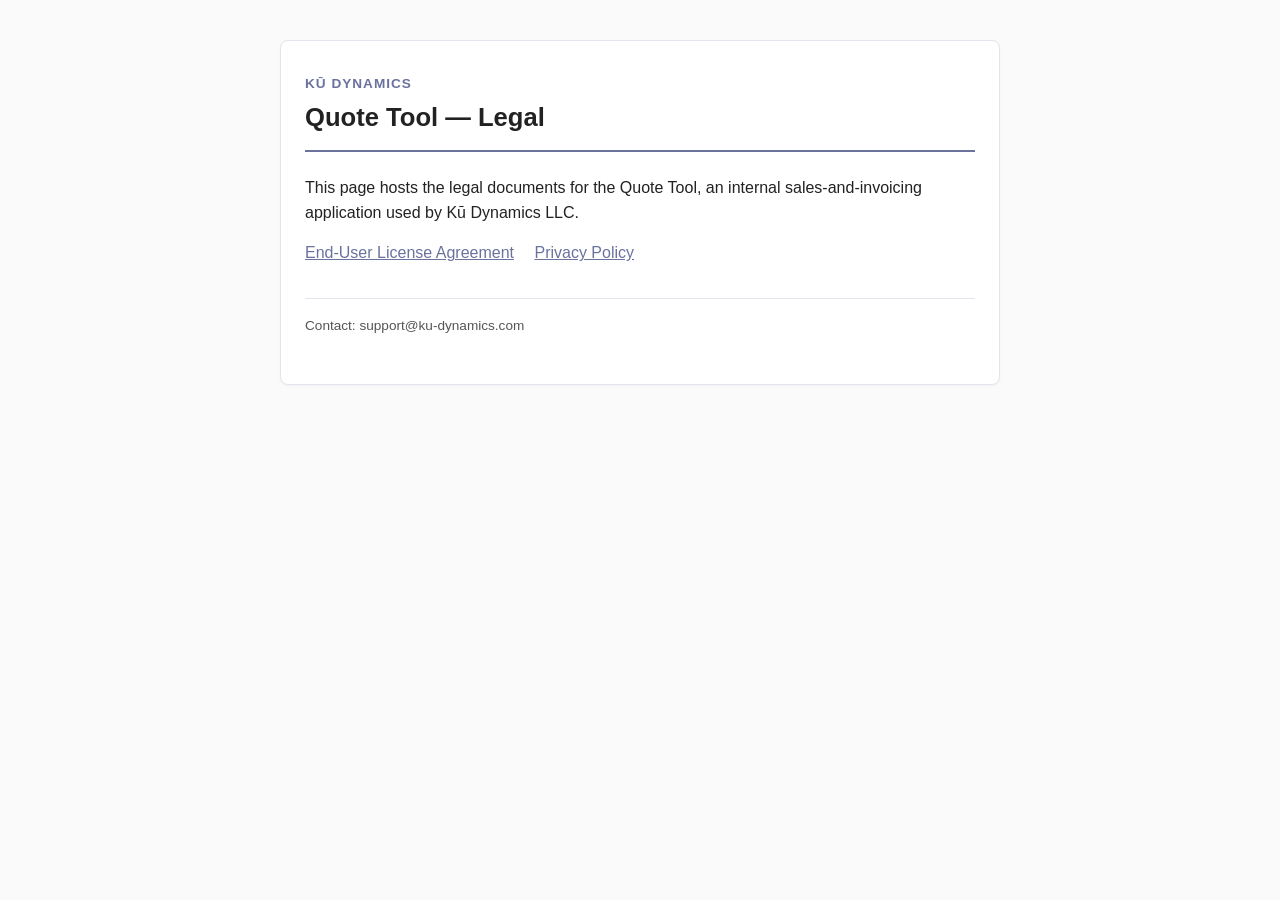
<file: index.html>
<!doctype html>
<html lang="en">
  <head>
    <meta charset="utf-8" />
    <meta name="viewport" content="width=device-width,initial-scale=1" />
    <title>Quote Tool — Legal</title>
    <link rel="stylesheet" href="./style.css" />
  </head>
  <body>
    <main>
      <header>
        <div class="brand">Kū Dynamics</div>
        <h1>Quote Tool — Legal</h1>
      </header>
      <p>
        This page hosts the legal documents for the Quote Tool, an
        internal sales-and-invoicing application used by Kū Dynamics LLC.
      </p>
      <nav class="legal-nav">
        <a href="./eula.html">End-User License Agreement</a>
        <a href="./privacy.html">Privacy Policy</a>
      </nav>
      <footer>
        Contact: support@ku-dynamics.com
      </footer>
    </main>
  </body>
</html>
</file>
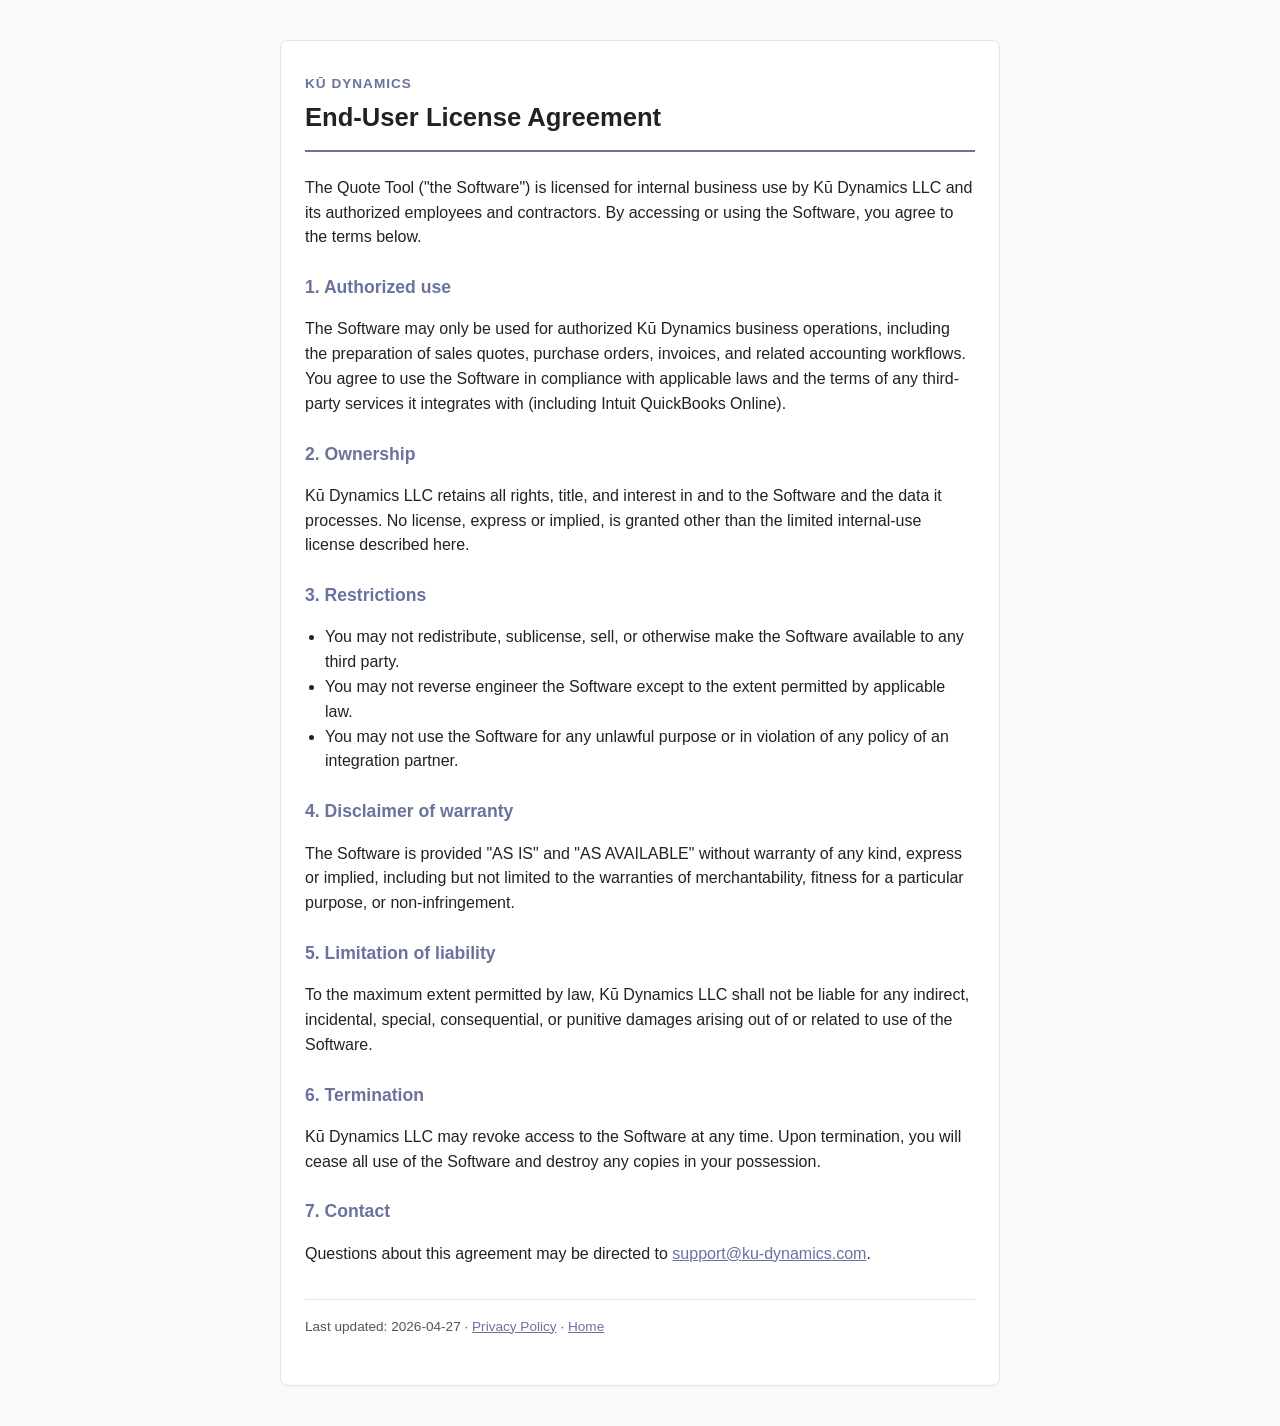
<file: eula.html>
<!doctype html>
<html lang="en">
  <head>
    <meta charset="utf-8" />
    <meta name="viewport" content="width=device-width,initial-scale=1" />
    <title>Quote Tool — End-User License Agreement</title>
    <link rel="stylesheet" href="./style.css" />
  </head>
  <body>
    <main>
      <header>
        <div class="brand">Kū Dynamics</div>
        <h1>End-User License Agreement</h1>
      </header>

      <p>
        The Quote Tool ("the Software") is licensed for internal business
        use by Kū Dynamics LLC and its authorized employees and
        contractors. By accessing or using the Software, you agree to
        the terms below.
      </p>

      <h2>1. Authorized use</h2>
      <p>
        The Software may only be used for authorized Kū Dynamics business
        operations, including the preparation of sales quotes, purchase
        orders, invoices, and related accounting workflows. You agree to
        use the Software in compliance with applicable laws and the
        terms of any third-party services it integrates with (including
        Intuit QuickBooks Online).
      </p>

      <h2>2. Ownership</h2>
      <p>
        Kū Dynamics LLC retains all rights, title, and interest in and to
        the Software and the data it processes. No license, express or
        implied, is granted other than the limited internal-use license
        described here.
      </p>

      <h2>3. Restrictions</h2>
      <ul>
        <li>
          You may not redistribute, sublicense, sell, or otherwise make
          the Software available to any third party.
        </li>
        <li>
          You may not reverse engineer the Software except to the extent
          permitted by applicable law.
        </li>
        <li>
          You may not use the Software for any unlawful purpose or in
          violation of any policy of an integration partner.
        </li>
      </ul>

      <h2>4. Disclaimer of warranty</h2>
      <p>
        The Software is provided "AS IS" and "AS AVAILABLE" without
        warranty of any kind, express or implied, including but not
        limited to the warranties of merchantability, fitness for a
        particular purpose, or non-infringement.
      </p>

      <h2>5. Limitation of liability</h2>
      <p>
        To the maximum extent permitted by law, Kū Dynamics LLC shall not
        be liable for any indirect, incidental, special, consequential,
        or punitive damages arising out of or related to use of the
        Software.
      </p>

      <h2>6. Termination</h2>
      <p>
        Kū Dynamics LLC may revoke access to the Software at any time.
        Upon termination, you will cease all use of the Software and
        destroy any copies in your possession.
      </p>

      <h2>7. Contact</h2>
      <p>
        Questions about this agreement may be directed to
        <a href="mailto:support@ku-dynamics.com">support@ku-dynamics.com</a>.
      </p>

      <footer>
        Last updated: 2026-04-27 ·
        <a href="./privacy.html">Privacy Policy</a> ·
        <a href="./index.html">Home</a>
      </footer>
    </main>
  </body>
</html>
</file>
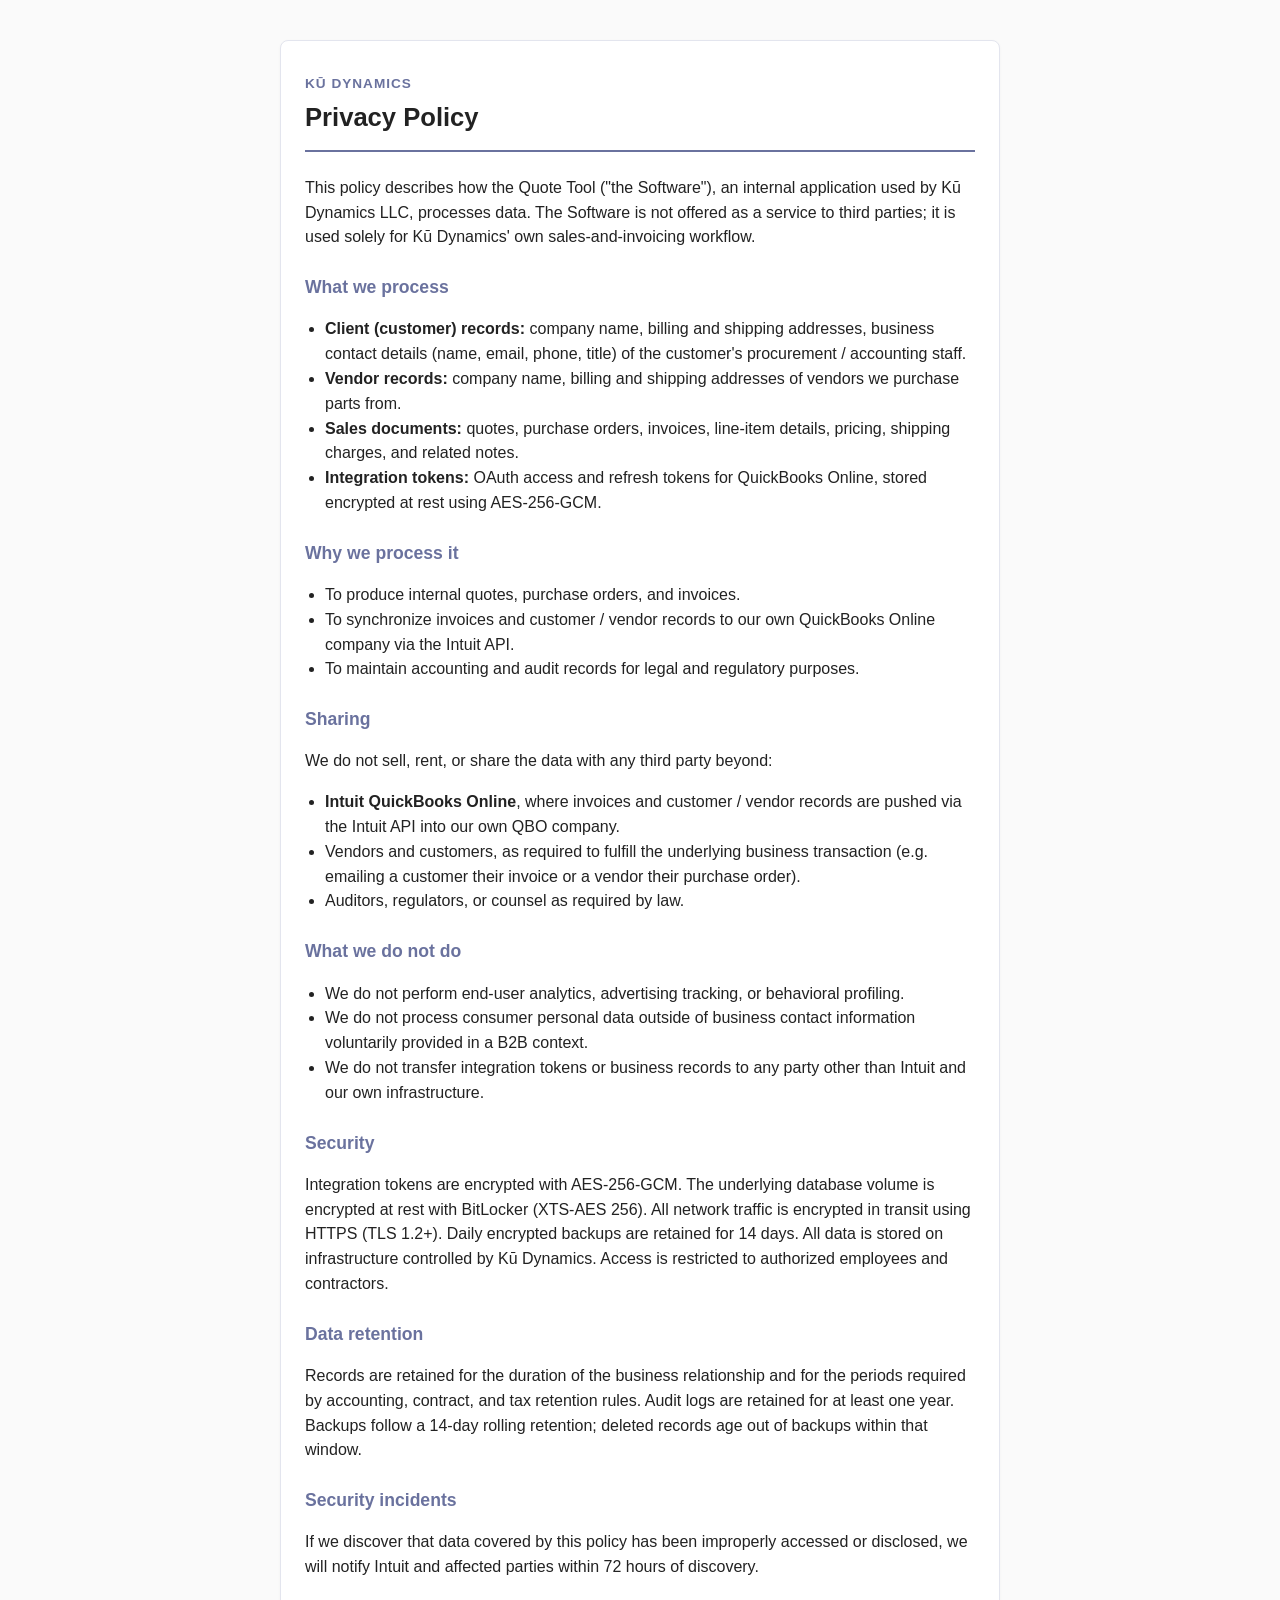
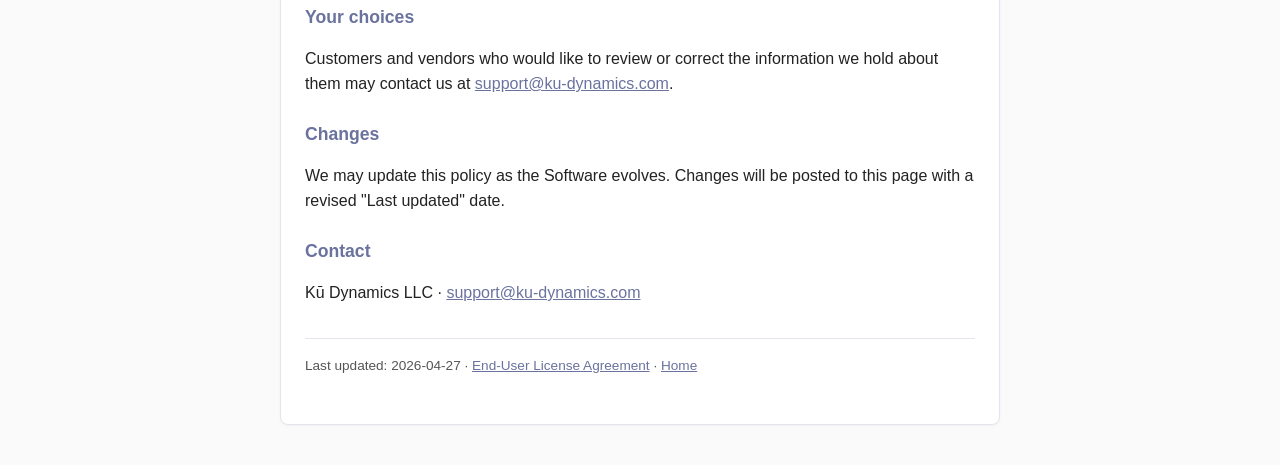
<file: privacy.html>
<!doctype html>
<html lang="en">
  <head>
    <meta charset="utf-8" />
    <meta name="viewport" content="width=device-width,initial-scale=1" />
    <title>Quote Tool — Privacy Policy</title>
    <link rel="stylesheet" href="./style.css" />
  </head>
  <body>
    <main>
      <header>
        <div class="brand">Kū Dynamics</div>
        <h1>Privacy Policy</h1>
      </header>

      <p>
        This policy describes how the Quote Tool ("the Software"), an
        internal application used by Kū Dynamics LLC, processes data.
        The Software is not offered as a service to third parties; it is
        used solely for Kū Dynamics' own sales-and-invoicing workflow.
      </p>

      <h2>What we process</h2>
      <ul>
        <li>
          <strong>Client (customer) records:</strong> company name,
          billing and shipping addresses, business contact details
          (name, email, phone, title) of the customer's procurement /
          accounting staff.
        </li>
        <li>
          <strong>Vendor records:</strong> company name, billing and
          shipping addresses of vendors we purchase parts from.
        </li>
        <li>
          <strong>Sales documents:</strong> quotes, purchase orders,
          invoices, line-item details, pricing, shipping charges, and
          related notes.
        </li>
        <li>
          <strong>Integration tokens:</strong> OAuth access and refresh
          tokens for QuickBooks Online, stored encrypted at rest using
          AES-256-GCM.
        </li>
      </ul>

      <h2>Why we process it</h2>
      <ul>
        <li>To produce internal quotes, purchase orders, and invoices.</li>
        <li>
          To synchronize invoices and customer / vendor records to our
          own QuickBooks Online company via the Intuit API.
        </li>
        <li>
          To maintain accounting and audit records for legal and
          regulatory purposes.
        </li>
      </ul>

      <h2>Sharing</h2>
      <p>
        We do not sell, rent, or share the data with any third party
        beyond:
      </p>
      <ul>
        <li>
          <strong>Intuit QuickBooks Online</strong>, where invoices
          and customer / vendor records are pushed via the Intuit API
          into our own QBO company.
        </li>
        <li>
          Vendors and customers, as required to fulfill the
          underlying business transaction (e.g. emailing a customer
          their invoice or a vendor their purchase order).
        </li>
        <li>
          Auditors, regulators, or counsel as required by law.
        </li>
      </ul>

      <h2>What we do not do</h2>
      <ul>
        <li>
          We do not perform end-user analytics, advertising tracking,
          or behavioral profiling.
        </li>
        <li>
          We do not process consumer personal data outside of business
          contact information voluntarily provided in a B2B context.
        </li>
        <li>
          We do not transfer integration tokens or business records to
          any party other than Intuit and our own infrastructure.
        </li>
      </ul>

      <h2>Security</h2>
      <p>
        Integration tokens are encrypted with AES-256-GCM. The
        underlying database volume is encrypted at rest with BitLocker
        (XTS-AES 256). All network traffic is encrypted in transit
        using HTTPS (TLS 1.2+). Daily encrypted backups are retained
        for 14 days. All data is stored on infrastructure controlled
        by Kū Dynamics. Access is restricted to authorized employees
        and contractors.
      </p>

      <h2>Data retention</h2>
      <p>
        Records are retained for the duration of the business
        relationship and for the periods required by accounting,
        contract, and tax retention rules. Audit logs are retained
        for at least one year. Backups follow a 14-day rolling
        retention; deleted records age out of backups within that
        window.
      </p>

      <h2>Security incidents</h2>
      <p>
        If we discover that data covered by this policy has been
        improperly accessed or disclosed, we will notify Intuit and
        affected parties within 72 hours of discovery.
      </p>

      <h2>Your choices</h2>
      <p>
        Customers and vendors who would like to review or correct the
        information we hold about them may contact us at
        <a href="mailto:support@ku-dynamics.com">support@ku-dynamics.com</a>.
      </p>

      <h2>Changes</h2>
      <p>
        We may update this policy as the Software evolves. Changes will
        be posted to this page with a revised "Last updated" date.
      </p>

      <h2>Contact</h2>
      <p>
        Kū Dynamics LLC ·
        <a href="mailto:support@ku-dynamics.com">support@ku-dynamics.com</a>
      </p>

      <footer>
        Last updated: 2026-04-27 ·
        <a href="./eula.html">End-User License Agreement</a> ·
        <a href="./index.html">Home</a>
      </footer>
    </main>
  </body>
</html>
</file>
<file: style.css>
/* Minimal styling — readable on phone + desktop, no third-party assets. */
:root {
  color-scheme: light;
  --fg: #222;
  --fg-muted: #555;
  --accent: #6a729e;
  --bg: #fafafa;
  --card: #ffffff;
  --border: #e3e5ee;
}

* { box-sizing: border-box; }

html, body {
  margin: 0;
  padding: 0;
  background: var(--bg);
  color: var(--fg);
  font-family: -apple-system, BlinkMacSystemFont, "Segoe UI", Roboto,
    "Helvetica Neue", Arial, sans-serif;
  line-height: 1.55;
}

main {
  max-width: 720px;
  margin: 2.5rem auto;
  padding: 2rem 1.5rem 3rem;
  background: var(--card);
  border: 1px solid var(--border);
  border-radius: 8px;
  box-shadow: 0 1px 3px rgba(0, 0, 0, 0.04);
}

header {
  border-bottom: 2px solid var(--accent);
  padding-bottom: 0.75rem;
  margin-bottom: 1.5rem;
}

header .brand {
  color: var(--accent);
  font-weight: 700;
  letter-spacing: 1px;
  text-transform: uppercase;
  font-size: 0.85rem;
}

h1 {
  margin: 0.25rem 0 0;
  font-size: 1.6rem;
  color: var(--fg);
}

h2 {
  margin-top: 1.5rem;
  font-size: 1.1rem;
  color: var(--accent);
}

p, li {
  color: var(--fg);
}

ul {
  padding-left: 1.25rem;
}

footer {
  margin-top: 2rem;
  padding-top: 1rem;
  border-top: 1px solid var(--border);
  font-size: 0.85rem;
  color: var(--fg-muted);
}

a { color: var(--accent); }

nav.legal-nav a {
  margin-right: 1rem;
}
</file>
